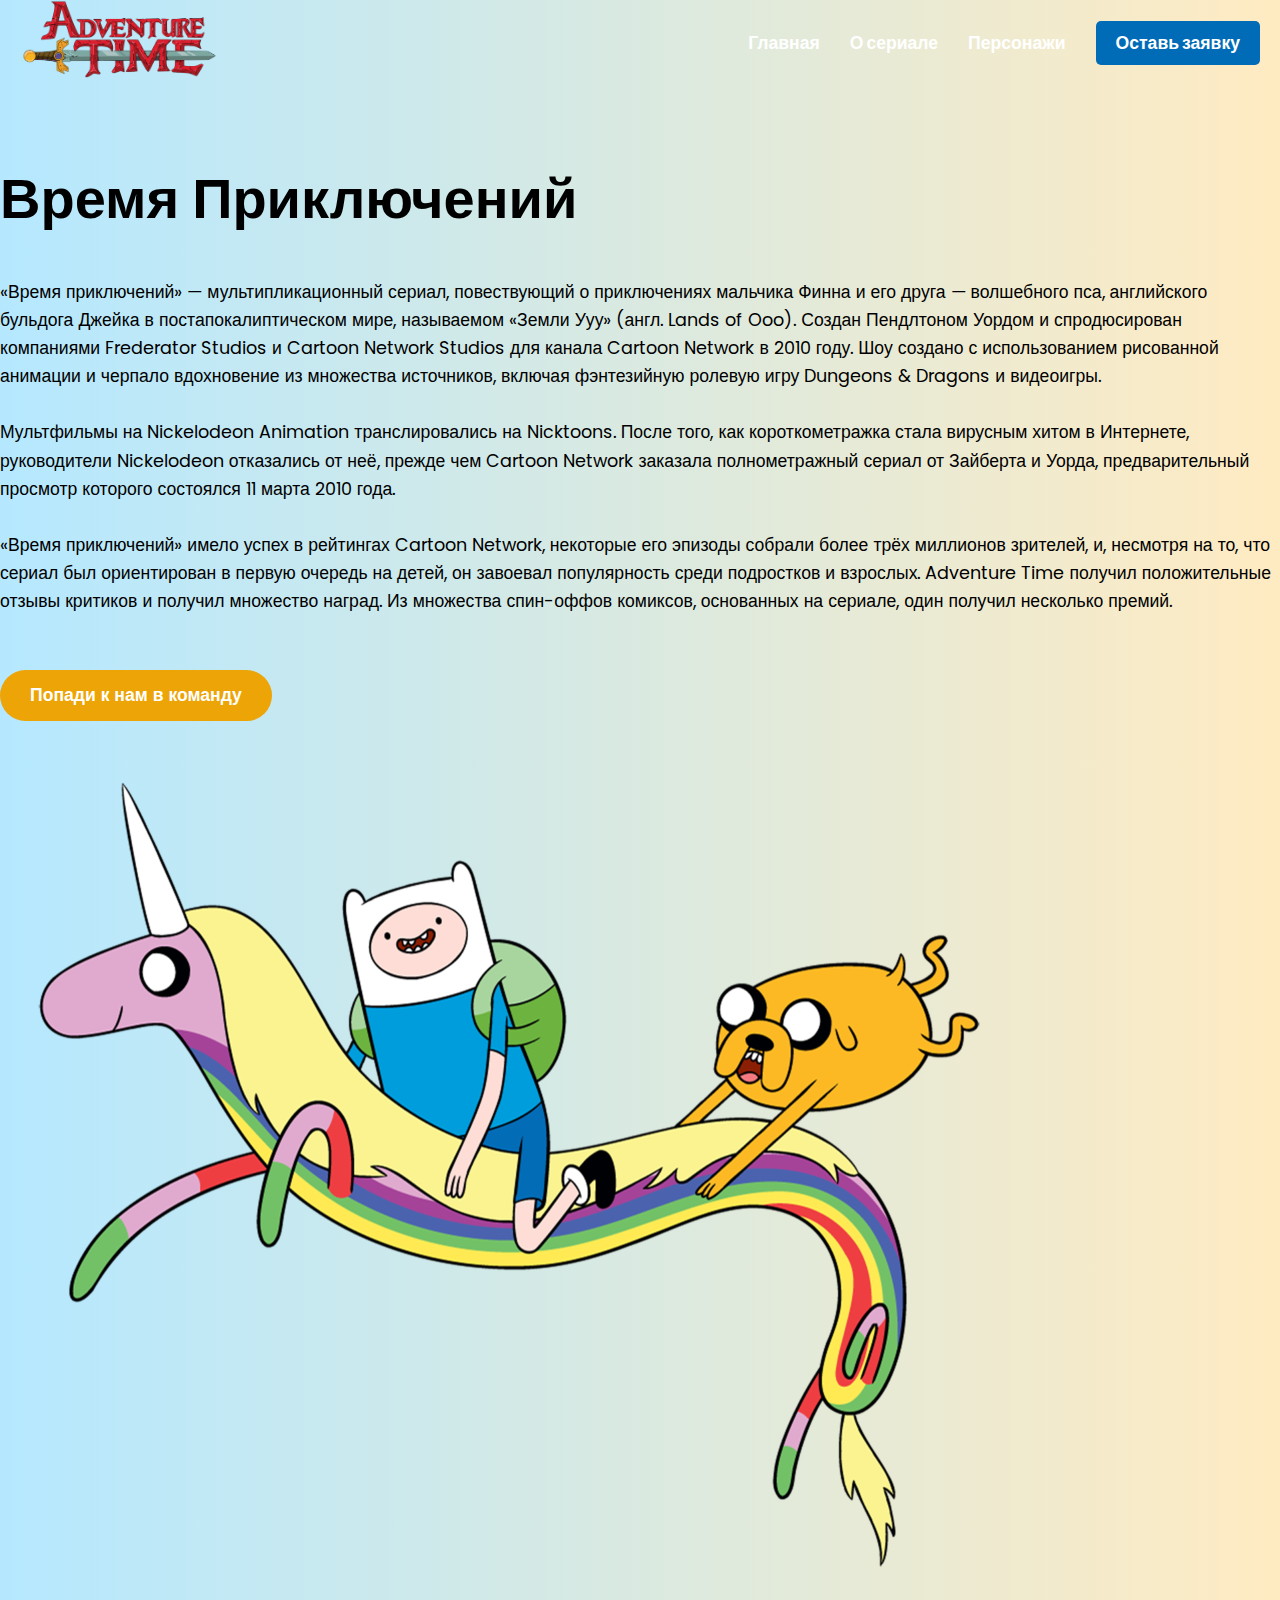
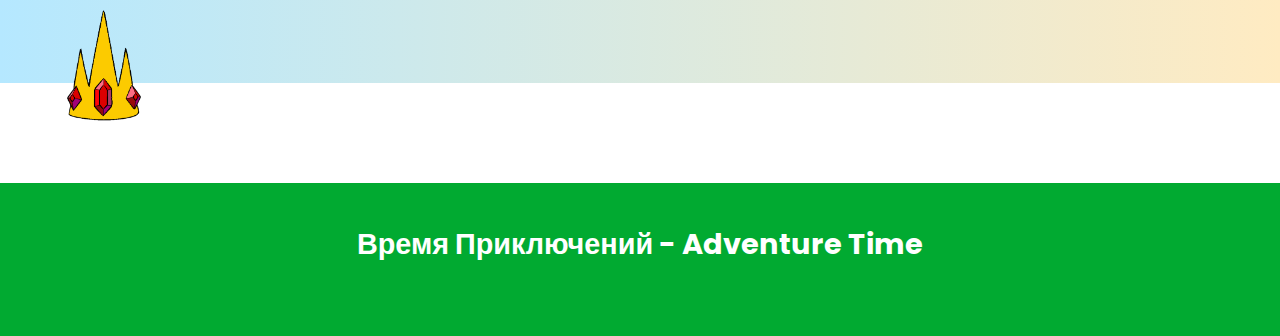
<file: index.html>
<!DOCTYPE html>
<html lang="ru">
<head>
    <meta charset="UTF-8">
    <meta name="viewport" content="width=device-width, initial-scale=1.0">
    <title>Сайт кр 1 ВП</title>
    <link rel="stylesheet" href="css/style.css">
    <script src="script.js" defer></script>
</head>
<body>
    <div class="wrapper">
    <header class="container">
        <span class="logo"><img src="img/transparent-Photoroom(11)1.png" width="30%" height="30%" alt=""></span>

        <div class="burger-menu">
                <span></span>
                <span></span>
                <span></span>
        </div>
            
        <nav>
            <ul>
            <li class="active"><a href="index.html">Главная</a></li>
            <li><a href="https://ru.wikipedia.org/wiki/%D0%92%D1%80%D0%B5%D0%BC%D1%8F_%D0%BF%D1%80%D0%B8%D0%BA%D0%BB%D1%8E%D1%87%D0%B5%D0%BD%D0%B8%D0%B9" target="_blank">О сериале</a></li>
            <li><a href="about.html">Персонажи</a></li>
            <li class="btn"><a href="server.html">Оставь заявку</a></li>
            </ul>
        </nav>
    </header>

    <div class="hero container">
        <div class="hero--info">
           <h1>Время Приключений</h1><br>
           <p>«Время приключений» — мультипликационный сериал, повествующий о приключениях мальчика Финна и его друга — волшебного пса, английского бульдога Джейка в постапокалиптическом мире, называемом «Земли Ууу» (англ. Lands of Ooo). Создан Пендлтоном Уордом и спродюсирован компаниями Frederator Studios и Cartoon Network Studios для канала Cartoon Network в 2010 году. Шоу создано с использованием рисованной анимации и черпало вдохновение из множества источников, включая фэнтезийную ролевую игру Dungeons & Dragons и видеоигры. <br><br> Мультфильмы на Nickelodeon Animation транслировались на Nicktoons. После того, как короткометражка стала вирусным хитом в Интернете, руководители Nickelodeon отказались от неё, прежде чем Cartoon Network заказала полнометражный сериал от Зайберта и Уорда, предварительный просмотр которого состоялся 11 марта 2010 года.<br><br>
            «Время приключений» имело успех в рейтингах Cartoon Network, некоторые его эпизоды собрали более трёх миллионов зрителей, и, несмотря на то, что сериал был ориентирован в первую очередь на детей, он завоевал популярность среди подростков и взрослых. Adventure Time получил положительные отзывы критиков и получил множество наград. Из множества спин-оффов комиксов, основанных на сериале, один получил несколько премий.</p><br>
           <button class="btn">Попади к нам в команду</button>
        </div>
        <img src="img/pngwing.com(30).png" alt="ребята">

        <a href="#top" target="_self">
        <img class="crown" src="img/crown.jpg" alt="корона вверх">
    </a>
    </div>
    </div>

    <footer class="footer">
    <div>
    <h1>Время Приключений - Adventure Time</h1>
    </div>
</footer>

<script>
document.addEventListener('DOMContentLoaded', function() {
    const burgerMenu = document.querySelector('.burger-menu');
    const nav = document.querySelector('header nav');
    
    burgerMenu.addEventListener('click', function() {
        this.classList.toggle('active');
        nav.classList.toggle('active');
    });
    
    // Закрытие меню при клике на ссылку
    document.querySelectorAll('header nav a').forEach(link => {
        link.addEventListener('click', () => {
            burgerMenu.classList.remove('active');
            nav.classList.remove('active');
        });
    });
});
</script>
</body>
</html>
</file>
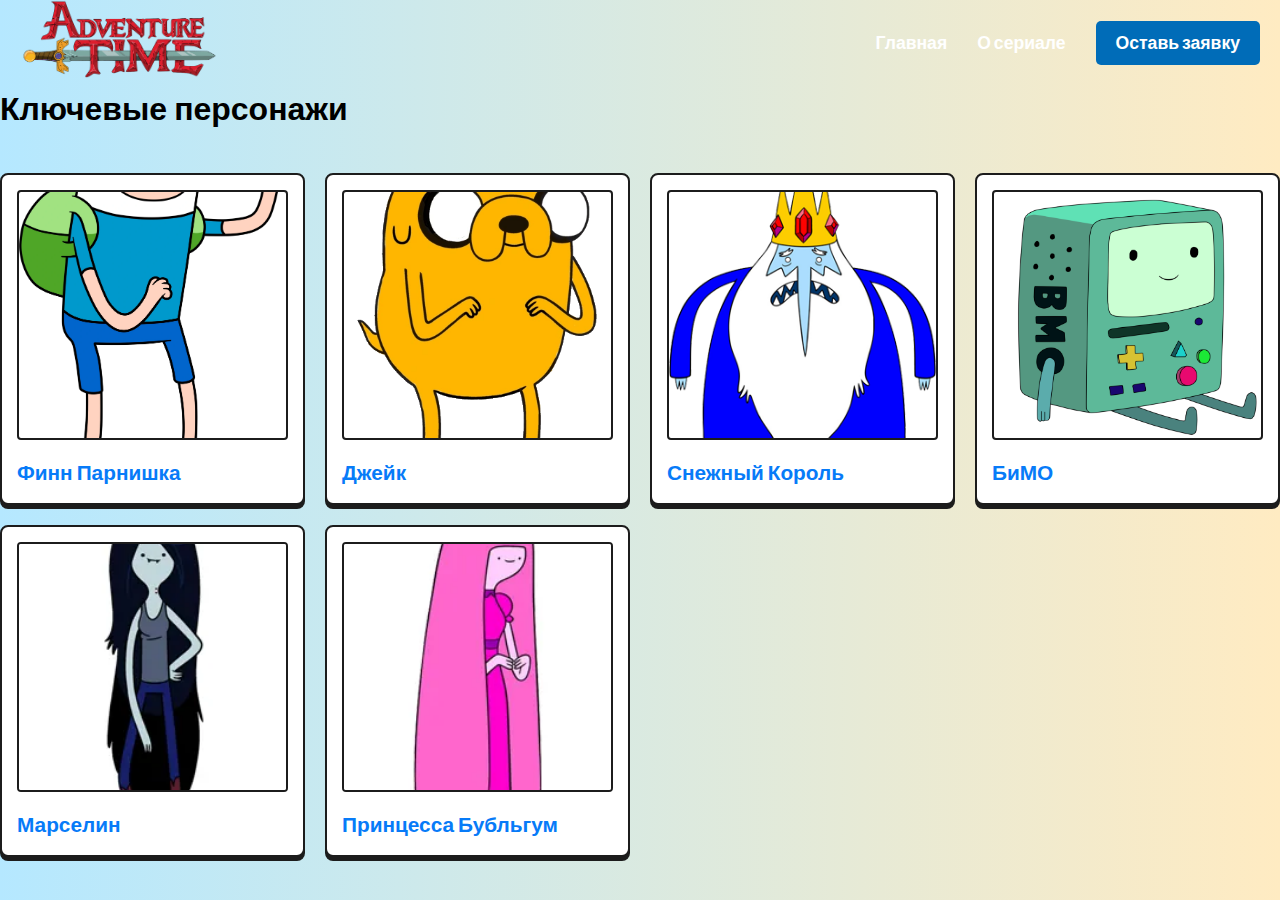
<file: about.html>
<!DOCTYPE html>
<html lang="ru">
<head>
    <meta charset="UTF-8">
    <meta name="viewport" content="width=device-width, initial-scale=1.0">
    <title>Сайт кр 1 ВП</title>
    <link rel="stylesheet" href="css/style.css">
    <script src="script.js" defer></script>
</head>

<body id="top">
    <div class="wrapper">
    <header class="container">
        <span class="logo"><img src="img/transparent-Photoroom(11)1.png" width="30%" height="30%" alt=""></span>
        <nav>
            <ul>
            <li class="active"><a href="index.html">Главная</a></li>
            <li><a href="https://ru.wikipedia.org/wiki/%D0%92%D1%80%D0%B5%D0%BC%D1%8F_%D0%BF%D1%80%D0%B8%D0%BA%D0%BB%D1%8E%D1%87%D0%B5%D0%BD%D0%B8%D0%B9" target="_blank">О сериале</a></li>
            <li class="btn"><a href="server.html">Оставь заявку</a></li>
            </ul>
        </nav>
    </header>

    <div class="page-container">
        <h1 class="page-title">Ключевые персонажи</h1>

        <div class="gallery-grid">
            <!-- 1 -->
            <div class="gallery-card">
                <img src="img/Финн.png" alt="Фин">
                <h3>Финн Парнишка</h3>
            </div>

            <!-- 2 -->
            <div class="gallery-card">
                <img src="img/Джейк.png" alt="Джейк">
                <h3>Джейк</h3>
            </div>

            <!-- 3 -->
            <div class="gallery-card">
                <img src="img/Ice_King.png" alt="Снежный Король">
                <h3>Снежный Король</h3>
            </div>

            <!-- 4 -->
            <div class="gallery-card">
                <img src="img/png-klev-club-txz0-p-bimo-png-1.png" alt="БиМО">
                <h3>БиМО</h3>
            </div>

            <!-- 5 -->
            <div class="gallery-card">
                <img src="img/4.webp" alt="Марселин">
                <h3>Марселин</h3>
            </div>

            <!-- 6 -->
            <div class="gallery-card">
                <img src="img/3.webp" alt="Принцесса Бубльгум">
                <h3>Принцесса Бубльгум</h3>
            </div>
        </div>
    </div>

    <script src="script.js"></script>
</body>


</html>
</file>
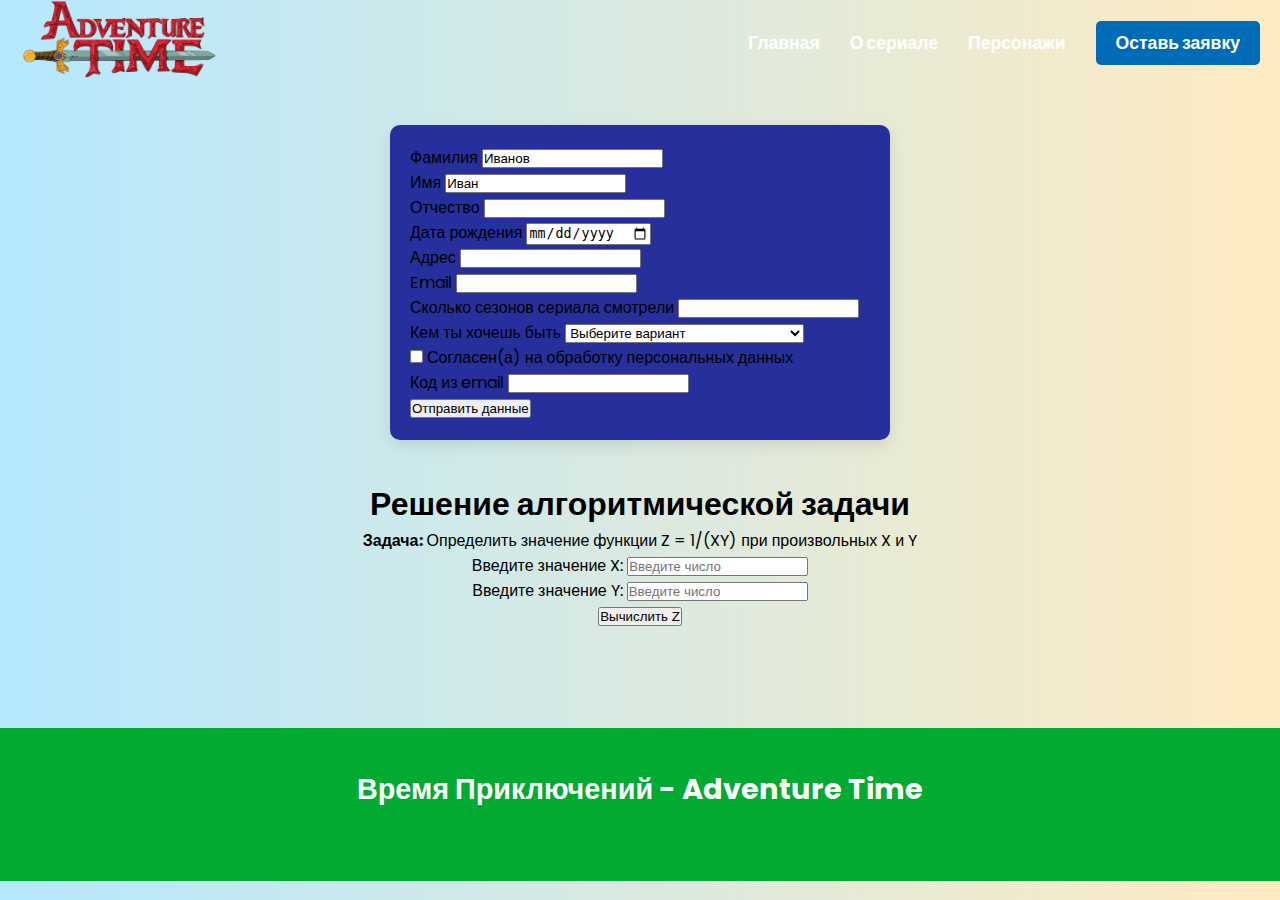
<file: server.html>
<!DOCTYPE html>
<html lang="ru">
<head>
    <meta charset="UTF-8">
    <meta name="viewport" content="width=device-width, initial-scale=1.0">
    <title>Сайт кр 1 ВП</title>
    <link rel="stylesheet" href="css/style.css">
    <script src="script.js" defer></script>
</head>
<body>
    <div class="wrapper">
    <header class="container">
        <span class="logo"><img src="img/transparent-Photoroom(11)1.png" width="30%" height="30%" alt=""></span>
        <nav>
            <ul>
            <li><a href="index.html">Главная</a></li>
            <li><a href="https://ru.wikipedia.org/wiki/%D0%92%D1%80%D0%B5%D0%BC%D1%8F_%D0%BF%D1%80%D0%B8%D0%BA%D0%BB%D1%8E%D1%87%D0%B5%D0%BD%D0%B8%D0%B9" target="_blank">О сериале</a></li>
             <li><a href="about.html">Персонажи</a></li>
            <li class="btn"><a href="server.html">Оставь заявку</a></li>
            </ul>
        </nav>
    </header>

    <div id="forma">
        <form class="form" action="https://www.google.ru/?hl=ru" method="get" target="_blank">
            <div class="form-row">
                <label for="surname">Фамилия</label>
                <input type="text" id="surname" name="surname" value="Иванов" required="">
            </div>

            <div class="form-row">
                <label for="name">Имя</label>
                <input type="text" id="name" name="name" value="Иван" required="">
            </div>

            <div class="form-row">
                <label for="lastname">Отчество</label>
                <input type="text" id="lastname" name="lastname">
            </div>

            <div class="form-row">
                <label for="birth">Дата рождения</label>
                <input type="date" id="birth" name="birth">
            </div>

            <div class="form-row">
                <label for="adress">Адрес</label>
                <input type="text" id="adress" name="adress">
            </div>

            <div class="form-row">
                <label for="email">Email</label>
                <input type="email" id="email" name="email">
            </div>

            <div class="form-row">
                <label for="date">Сколько сезонов сериала смотрели</label>
                <input type="text" id="season" name="season">
            </div>

            <div class="form-row">
                <label for="your">Кем ты хочешь быть</label>
                <select id="your" name="your">
                    <option value="">Выберите вариант</option>
                    <option value="">Участник сообщества</option>
                    <option value="">Волонтер медиакоманды</option>
                    <option value="">Волонтер оргкоманды</option>
                    <option value="">Полноценный член медиакоманды</option>
                    <option value="">Полноценный член оргкоманды</option>
                </select>
            </div>

            <div class="form-row">
                <div class="checkbox-group">
                    <input type="checkbox" id="personal" name="personal" value="yes">
                    <label for="personal" class="checkbox-label">
                        Согласен(а) на обработку персональных данных
                    </label>
                </div>
            </div>

            <div class="form-row">
                <label for="password">Код из email</label>
                <input type="password" id="password" name="password">
            </div>

            <input type="hidden" name="source" value="website">

            <div class="form-row">
                <button type="submit">Отправить данные</button>
            </div>
        </form>
    </div>

    <div class="container" style="text-align: center">
        <div class="form-row">
        <h1>Решение алгоритмической задачи</h1>
        </div>
        <form class="form" action="https://www.google.ru/?hl=ru" target="_blank" method="get" style="margin: auto;">
            <div class="form-row">
                <div class="task-formula">
                    <strong>Задача:</strong> Определить значение функции Z = 1/(XY) при произвольных X и Y
                </div>
            </div>
        
            <div class="form-row">
                <div class="input-group">
                    <label for="x">Введите значение X:</label>
                    <input type="number" id="x" step="any" placeholder="Введите число">
                </div>
            </div>
        
        <div class="form-row">
            <div class="input-group">
                <label for="y">Введите значение Y:</label>
                <input type="number" id="y" step="any" placeholder="Введите число">
            </div>
        </div>
        
        <div class="form-row">
            <button id="calculate">Вычислить Z</button>
        </div>
        
        <div id="result" class="result"></div>
        
        <div class="form-row">
            <input type="hidden" name="source" value="website">
        </div>
    </form>
    </div>
    
    <footer class="footer">
    <div id="footer" class="container-fluid">
    <div>
    <h1>Время Приключений - Adventure Time</h1>
    </div>
</footer>
</body>

</html>
</file>
<file: css/style.css>
@import url('https://fonts.googleapis.com/css2?family=Poppins:ital,wght@0,100;0,200;0,300;0,400;0,500;0,600;0,700;0,800;0,900;1,100;1,200;1,300;1,400;1,500;1,600;1,700;1,800;1,900&display=swap');

* { 
    margin: 0;
    padding: 0;
    box-sizing: border-box;
}

body {
    font-family: "Poppins", sans-serif;
    font-weight: 400;
    color: #000;
    overflow-x: hidden;
}

a {
    text-decoration: none;
}

img {
    max-width: 100%;
    height: auto;
}

.wrapper {
    background: linear-gradient(90deg, rgba(181, 232, 255, 1) 0%, rgba(255, 235, 194, 1) 100%);
    width: 100%;
    min-height: 100vh;
}

.container {
    width: 100%;
    max-width: 1400px;
    margin: 0 auto;
    padding: 0 20px;
}

/* Header & Navigation */
header {
    padding: 40px 0;
    position: relative;
    display: flex;
    align-items: center;
    justify-content: space-between;
    flex-wrap: wrap;
}

header .logo {
    width: 200px;
    z-index: 10;
}

header .logo img {
    width: 100%;
}

/* Burger menu для мобильных */
.burger-menu {
    display: none;
    flex-direction: column;
    cursor: pointer;
    z-index: 100;
}

.burger-menu span {
    width: 25px;
    height: 3px;
    background: #006cb8;
    margin: 3px 0;
    transition: 0.3s;
}

header nav {
    flex: 1;
    display: flex;
    justify-content: flex-end;
}

header nav ul {
    list-style: none;
    display: flex;
    gap: 30px;
    align-items: center;
}

header nav ul li {
    display: inline-block;
}

header nav ul li a {
    color: rgb(255, 255, 255);
    font-weight: 800;
    font-size: 1.1rem;
    padding: 5px 0;
    position: relative;
    transition: all 0.3s ease;
}

header nav ul li:not(.active):not(.btn) a:hover {
    border-bottom: 3px solid #000;
}

header nav ul li.btn a {
    background: #006cb8;
    padding: 10px 20px;
    border-radius: 5px;
    transition: all 500ms ease;
}

header nav ul li.btn a:hover {
    background: #eda406;
    transform: translateY(-2px);
}

/* Hero Section */
.hero {
    padding: 50px 0 100px;
    display: flex;
    align-items: center;
    flex-wrap: wrap;
    position: relative;
    gap: 40px;
}

.hero--info {
    flex: 1;
    min-width: 300px;
    padding-top: 30px;
}

.hero--info h1 {
    font-size: clamp(2rem, 5vw, 3.5rem);
    font-weight: 600;
    line-height: 1.2;
    margin-bottom: 20px;
}

.hero--info p {
    font-size: 1.1rem;
    line-height: 1.6;
    margin-bottom: 30px;
}

.hero--info .btn {
    background: #eda406;
    color: #fff;
    border-radius: 50px;
    padding: 15px 30px;
    border: 0;
    transition: all 500ms ease;
    font-size: 1.1rem;
    font-weight: 600;
    cursor: pointer;
    display: inline-block;
}

.hero--info .btn:hover {
    transform: scale(1.05);
    box-shadow: 0 5px 15px rgba(0,0,0,0.2);
}

.hero-image {
    flex: 1;
    min-width: 300px;
    position: relative;
}

.hero img.main-hero {
    width: 100%;
    max-width: 600px;
    display: block;
    margin: 0 auto;
}

.hero .crown {
    position: absolute;
    width: 80px;
    left: 5%;
    top: auto;
    bottom: -40px;
    z-index: 2;
}

/* галерея */
.gallery-grid {
    display: grid;
    grid-template-columns: repeat(auto-fit, minmax(300px, 1fr));
    gap: 20px;
    margin: 40px 0;
}

.gallery-card {
    background-color: #ffffff;
    border: 2px solid #1c1c1c;
    border-radius: 8px;
    padding: 15px;
    box-shadow: 0 4px 0 #1c1c1c;
    transition: transform 0.2s ease;
}

.gallery-card:hover {
    transform: translateY(-5px);
}

.gallery-card img {
    width: 100%;
    height: 250px;
    object-fit: cover;
    border: 2px solid #1c1c1c;
    border-radius: 4px;
}

.gallery-card h3 {
    margin-top: 10px;
    font-size: 1.3rem;
    color: #077bf8;
}

.gallery-card .author {
    font-size: 1rem;
    color: #333;
}

/* форма */
#forma {
    max-width: 500px;
    margin: 40px auto;
    padding: 20px;
    background: rgb(39, 47, 157);
    border-radius: 10px;
    box-shadow: 0 5px 15px rgba(0,0,0,0.1);
}

/* Footer */
footer {
    background: #01aa31;
    padding: 40px 0;
    position: relative;
    margin-top: 100px;
}

footer h1 {
    text-align: center;
    font-size: 1.8rem;
    font-weight: 700;
    color: #fff;
    margin-bottom: 30px;
    padding: 0 20px;
}

footer .snail {
    position: absolute;
    width: 150px;
    right: 5%;
    bottom: 20px;
}

footer .snail_hand {
    position: absolute;
    width: 80px;
    left: 5%;
    bottom: 20px;
    cursor: pointer;
}

/* Table */
table {
    width: 100%;
    max-width: 100%;
    overflow-x: auto;
    display: block;
    margin: 20px 0;
}

/* Медиа-запросы */
@media (max-width: 1200px) {
    .container {
        max-width: 1140px;
    }
    
    header nav ul {
        gap: 20px;
    }
}

@media (max-width: 992px) {
    .container {
        max-width: 960px;
    }
    
    header {
        padding: 20px 0;
    }
    
    .hero {
        flex-direction: column;
        text-align: center;
        padding-bottom: 50px;
    }
    
    .hero--info {
        width: 100%;
        padding-top: 0;
    }
    
    .hero .crown {
        position: relative;
        width: 60px;
        left: auto;
        bottom: auto;
        margin: 20px auto;
        display: block;
    }
    
    .passphoto {
        position: relative;
        width: 150px;
        height: auto;
        margin: 20px auto;
        top: auto;
        left: auto;
        display: block;
    }
    
    .passport {
        margin: 50px auto;
    }
    
    footer .snail {
        position: relative;
        width: 120px;
        right: auto;
        bottom: auto;
        margin: 20px auto;
        display: block;
    }
}

@media (max-width: 768px) {
    .container {
        max-width: 720px;
    }
    
    /* Burger menu активация */
    .burger-menu {
        display: flex;
    }
    
    header nav {
        position: fixed;
        top: 0;
        right: -100%;
        width: 250px;
        height: 100vh;
        background: #28a539;
        backdrop-filter: blur(10px);
        flex-direction: column;
        justify-content: flex-start;
        padding-top: 80px;
        transition: right 0.3s ease;
        z-index: 99;
    }
    
    header nav.active {
        right: 0;
    }
    
    header nav ul {
        flex-direction: column;
        gap: 20px;
        width: 100%;
        padding: 0 20px;
    }
    
    header nav ul li {
        width: 100%;
        text-align: center;
    }
    
    header nav ul li a {
        display: block;
        padding: 10px;
    }
    
    .hero--info h1 {
        font-size: 2.2rem;
    }
    
    .gallery-grid {
        grid-template-columns: repeat(auto-fit, minmax(250px, 1fr));
        gap: 15px;
    }
    
    .gallery-card img {
        height: 200px;
    }
}

@media (max-width: 576px) {
    .container {
        max-width: 100%;
        padding: 0 15px;
    }
    
    header .logo {
        width: 150px;
    }
    
    .hero--info h1 {
        font-size: 1.8rem;
    }
    
    .hero--info .btn {
        padding: 12px 25px;
        font-size: 1rem;
    }
    
    .gallery-grid {
        grid-template-columns: 1fr;
    }
    
    #forma {
        margin: 20px;
        padding: 15px;
    }
    
    footer h1 {
        font-size: 1.5rem;
    }
}

@media (max-width: 480px) {
    .hero--info h1 {
        font-size: 1.6rem;
    }
    
    .hero-image {
        min-width: 100%;
    }
    
    .gallery-card h3 {
        font-size: 1.1rem;
    }
    
    .gallery-card .author {
        font-size: 0.9rem;
    }
}

/* бургер-меню */
.burger-menu {
    display: none;
    flex-direction: column;
    cursor: pointer;
    z-index: 100;
    padding: 10px;
}

.burger-menu span {
    width: 25px;
    height: 3px;
    background: #28a539;
    margin: 3px 0;
    transition: 0.3s;
    display: block;
}

@media (max-width: 768px) {
    .burger-menu {
        display: flex;
    }
}

/* анимация бургер-меню */
.burger-menu.active span:nth-child(1) {
    transform: rotate(45deg) translate(5px, 5px);
}

.burger-menu.active span:nth-child(2) {
    opacity: 0;
}

.burger-menu.active span:nth-child(3) {
    transform: rotate(-45deg) translate(7px, -6px);
}

/* Улучшение accessibility */
@media (prefers-reduced-motion: reduce) {
    * {
        animation-duration: 0.01ms !important;
        animation-iteration-count: 1 !important;
        transition-duration: 0.01ms !important;
    }
}

/* Поддержка темной темы */
@media (prefers-color-scheme: dark) {
    body {
        color: #fff;
        background: #1a1a1a;
    }
    
    .wrapper {
        background: linear-gradient(90deg, #0a3d62 0%, #2c3e50 100%);
    }
    
    .gallery-card {
        background: #2d2d2d;
        border-color: #444;
    }
}
</file>
